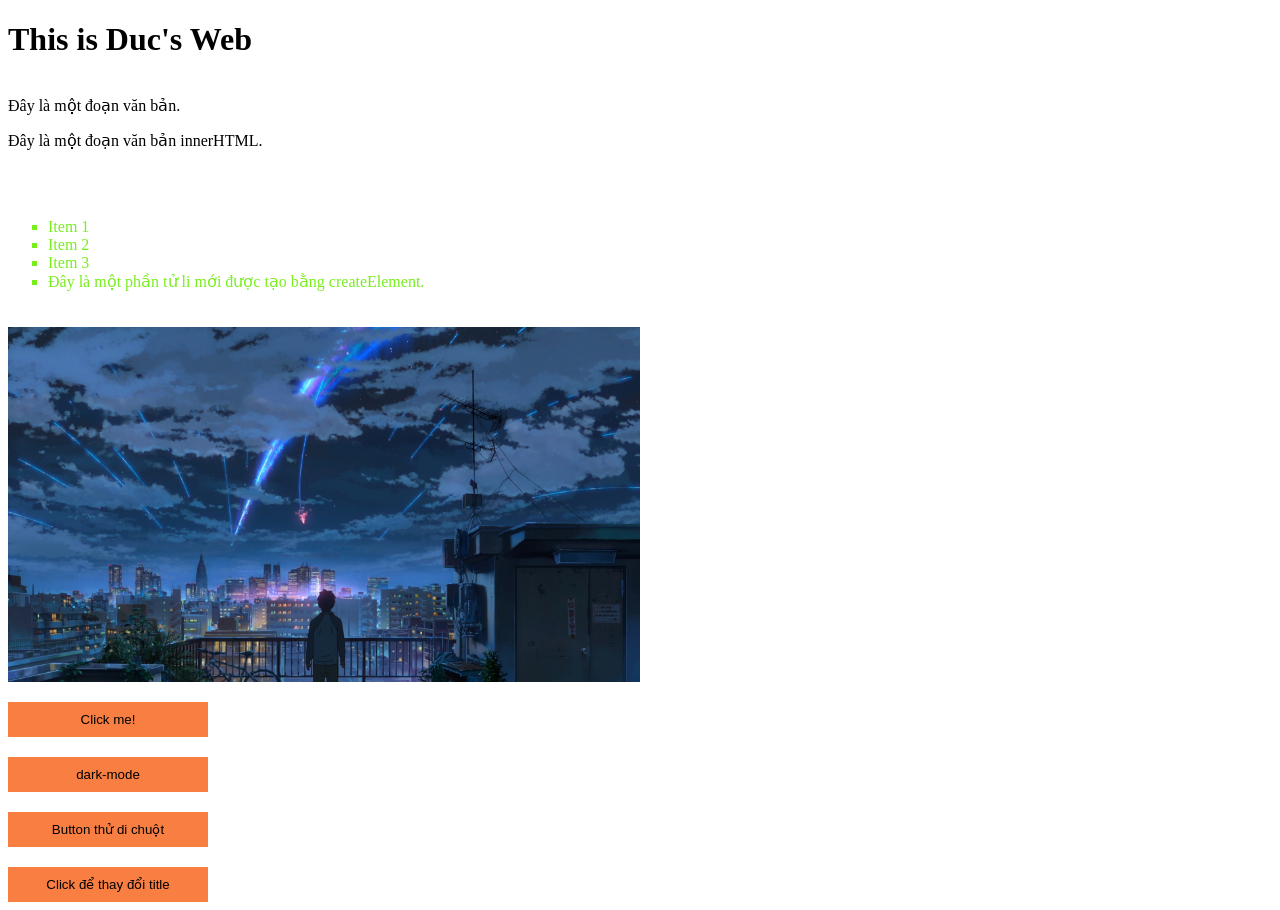
<file: BTapTrongSlide/index.html>
<!DOCTYPE html>
<html lang="en">
<head>
    <meta charset="UTF-8">
    <meta name="viewport" content="width=device-width, initial-scale=1.0">
    <title>Document</title>
    <link rel="stylesheet" href="style.css">
</head>
<body>
    <h1 class="title">Đây là web của Đức</h1>
    <div class="container">
        <p class="textp1">Đây là một đoạn văn bản.</p>
        <ul class="ul">
            <li>Item 1</li>
            <li>Item 2</li>
            <li>Item 3</li>
        </ul>
        <img src="img/nro.jpg"class="image">
        <button class="btn" id="click">Click me!</button>
        <button class="btn" id="click3"></button>
    </div>
    <script src="main.js"></script>
</body>
</html>
</file>
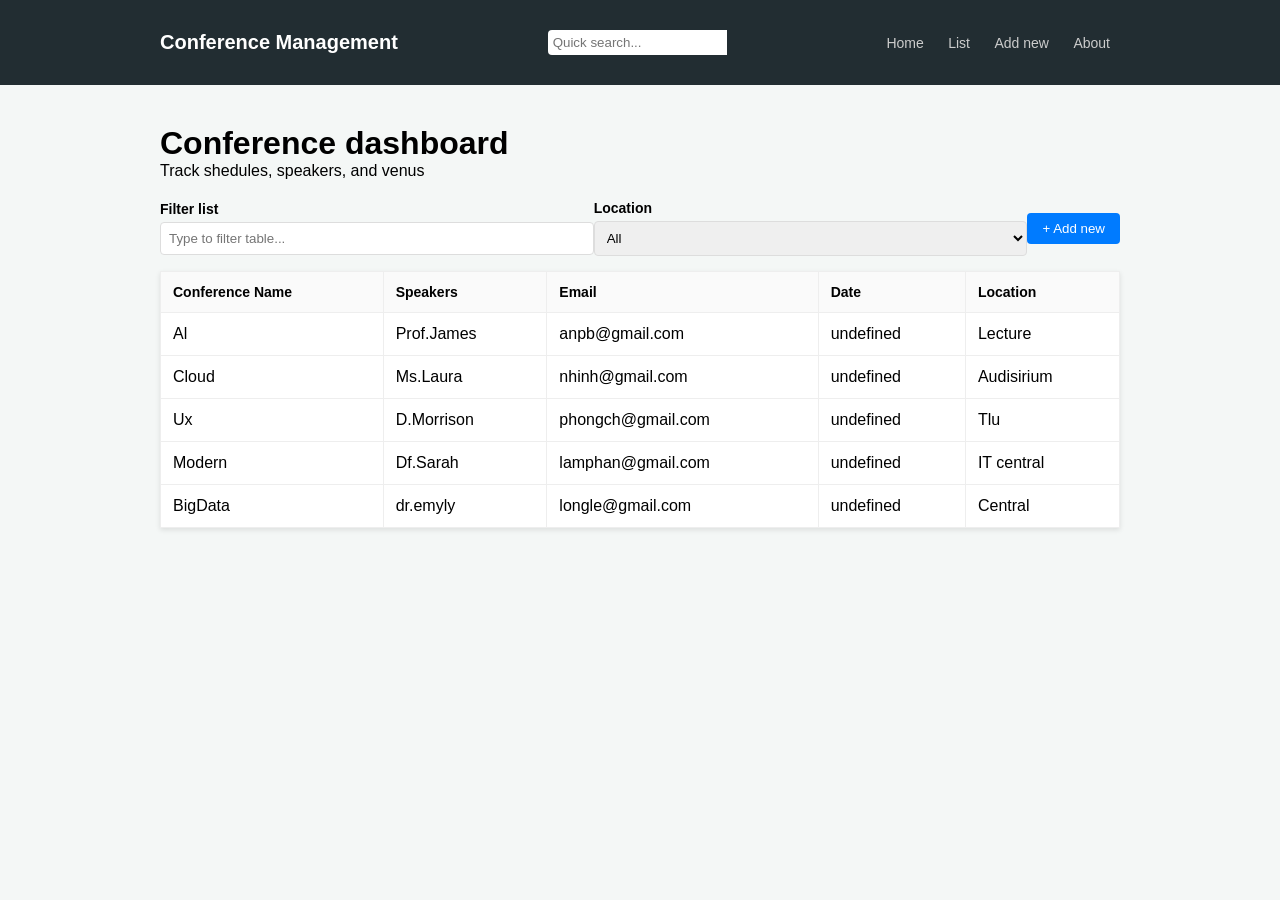
<file: EXAM2026.01A/index.html>
<!DOCTYPE html>
<html lang="vi">
<head>
    <meta charset="UTF-8">
    <meta name="viewport" content="width=device-width, initial-scale=1.0">
    <title>Conference Management</title>
    <link rel="stylesheet" href="style.css">
</head>
<body>
    <header>
        <div class="container header-content">
            <div class="logo">Conference Management</div>
           
            <div class="search-box">
                <input type="text" placeholder="Quick search...">
            </div>

             <nav>
                <a href="#">Home</a>
                <a href="#">List</a>
                <a href="#">Add new</a>
                <a href="#">About</a>
            </nav>
        </div>
    </header>

    <main class="container">
        <div class="table-header">
            <div>
                <h1>Conference dashboard</h1>
                <p>Track shedules, speakers, and venus</p>
            </div>
            <div class="n2">
                <div class="form-group">
                    <label class="n3">Filter list</label>
                    <input type="text" placeholder="Type to filter table...">
                </div>
                <div class="form-group">
                    <label>Location</label>
                    <select>
                        <option value="2">All</option>
                        <option value="1">no all</option>
                    </select>
                </div>

                <button id="btnOpenModal" class="btn-add">+ Add new</button>
            </div>
        </div>

        <table id="employeeTable">
            <thead>
                <tr>
                    <th>Conference Name</th>
                    <th>Speakers</th>
                    <th>Email</th>
                    <th>Date</th>
                    <th>Location</th>
                </tr>
            </thead>
            <tbody id="tableBody">
                </tbody>
        </table>
    </main>

    <div id="employeeModal" class="modal">
        <div class="modal-content">
            <div class="modal-header">
                <h3>Add new Conference</h3>
                <span class="close-btn">x</span>
            </div>
            <form id="employeeForm">
                <div class="form-row">
                    <div class="form-group">
                        <label>Conference name</label>
                        <input type="text" id="conName" placeholder="Event title">
                        <span class="error" id="errConName"></span>
                    </div>
                    <div class="form-group">
                        <label>Speakers</label>
                        <input type="text" id="speakers" placeholder="Speakers name">
                        <span class="error" id="errSpeakers"></span>
                    </div>
                </div>
                <div class="form-row">
                    <div class="form-group">
                        <label>Email</label>
                        <input type="text" id="email" placeholder="Nhập số điện thoại">
                        <span class="error" id="errEmail"></span>
                    </div>
                    <div class="form-group">
                        <label>Date</label>
                        <input type="date" id="date">
                        <span class="error" id="errDate"></span>
                    </div>
                </div>
                <div class="form-group">
                        <label>Location</label>
                        <input type="text" id="location">
                        <span class="error" id="errLocation"></span>
                </div>
                <div class="modal-footer">
                    <button type="submit" class="btn-save">Save</button>
                    <button type="button" class="btn-cancel" id="btnCancel">Cancel</button>
                </div>
            </form>
        </div>
    </div>

    <script src="data.js"></script>
</body>
</html>
</file>
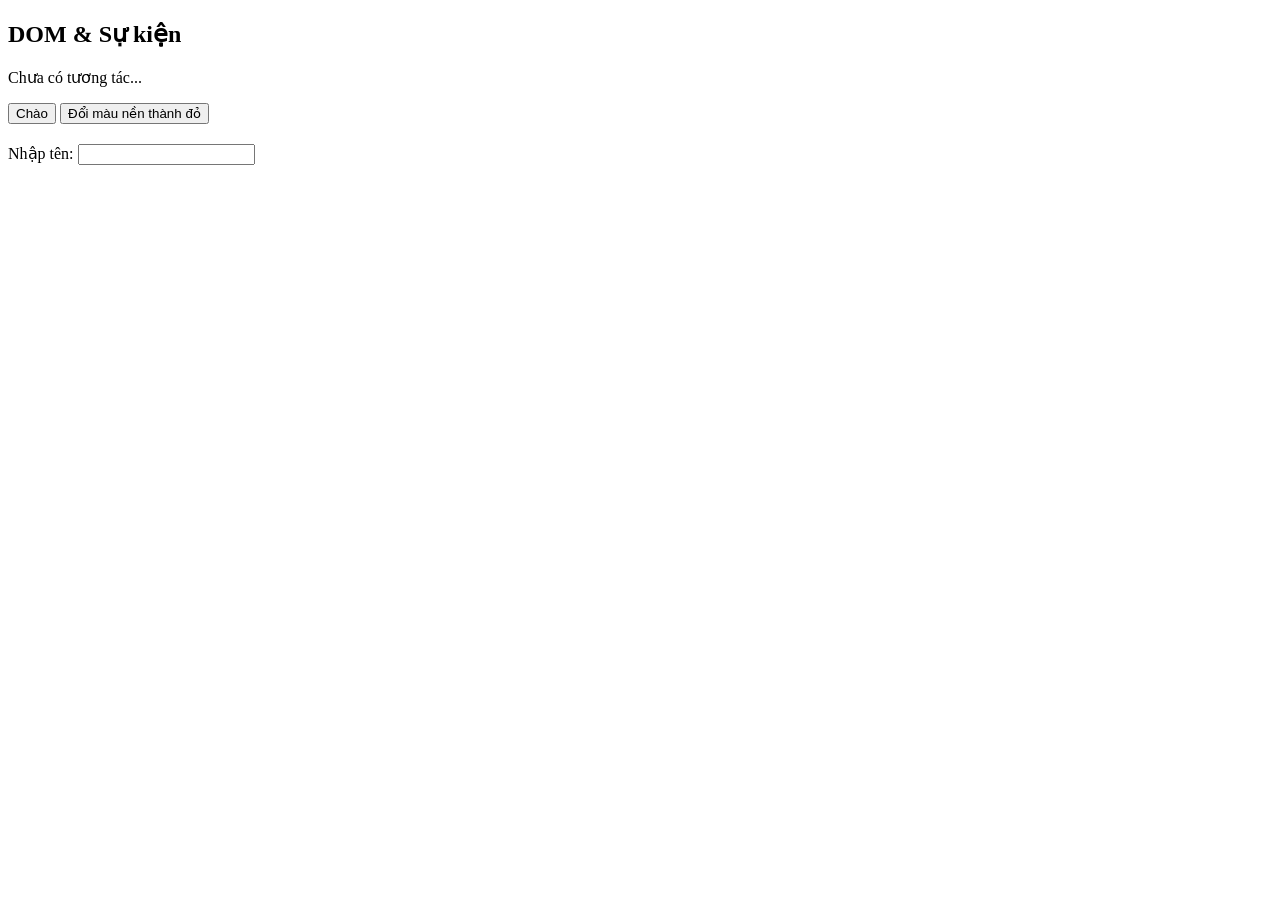
<file: TH3/index.html>
<!DOCTYPE html>
<html lang="en">
<head>
    <meta charset="UTF-8">
    <meta name="viewport" content="width=device-width, initial-scale=1.0">
    <title>Document</title>
</head>
<body>
    <section>
  <h2>DOM & Sự kiện</h2>
  <p id="status">Chưa có tương tác...</p>

  <button id="btnHello">Chào</button>
  <button id="btnRed">Đổi màu nền thành đỏ</button>

  <div style="margin-top: 20px;">
    <label>Nhập tên: </label>
    <input id="nameInput" type="text" />
    <p id="greeting"></p>
  </div>
</section>

<script src="dom.js"></script>
</body>
</html>
</file>
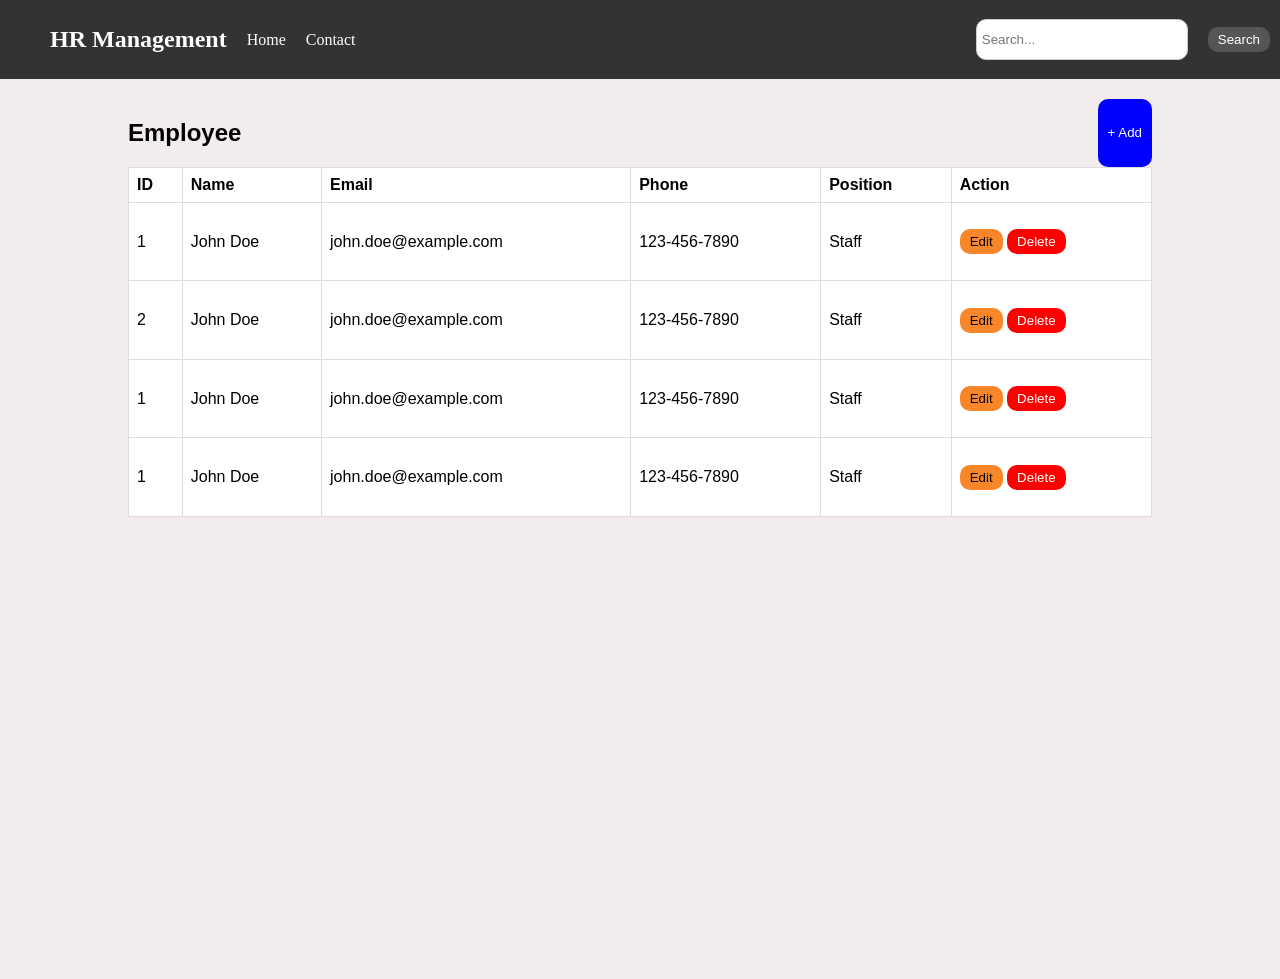
<file: TH1/bt5_th1/index.html>
<!DOCTYPE html>
<html lang="en">
<head>
    <meta charset="UTF-8">
    <meta name="viewport" content="width=device-width, initial-scale=1.0">
    <title>Document</title>
    <link rel="stylesheet" href="style.css">
</head>
<body>
    <header>
        <div class="header-left">
        <nav>
            <ul>
                 <span class="logo">HR Management</span>
                <li><a href="#">Home</a></li>
                <li><a href="#">Contact</a></li>
            </ul>
        </nav>
        </div>
        <div class="header-right">
            <input type="text" placeholder="Search..." >
            <button class="search-btn">Search</button>
        </div>
    </header>
    <main>
    <div class="container">
        <div class="n1">
        <h2>Employee</h2>
        <button class="add-btn" src="index1.html">+ Add</button>
        </div>
        <div class="n2">
        <table>
            <thead>
                <tr>
                    <th>ID</th>
                    <th>Name</th>
                    <th>Email</th>
                    <th>Phone</th>
                    <th>Position</th>
                    <th>Action</th>
                </tr>
            </thead>
            <tbody>
                <tr>
                    <td>1</td>
                    <td>John Doe</td>
                    <td>john.doe@example.com</td>
                    <td>123-456-7890</td>
                    <td>Staff</td>
                    <td>
                        <button class="edit-btn">Edit</button>
                        <button class="delete-btn">Delete</button>
                    </td>
                </tr>
                 <tr>
                    <td>2</td>
                    <td>John Doe</td>
                    <td>john.doe@example.com</td>
                    <td>123-456-7890</td>
                    <td>Staff</td>
                    <td>
                        <button class="edit-btn">Edit</button>
                        <button class="delete-btn">Delete</button>
                    </td>
                </tr>
                 <tr>
                    <td>1</td>
                    <td>John Doe</td>
                    <td>john.doe@example.com</td>
                    <td>123-456-7890</td>
                    <td>Staff</td>
                    <td>
                        <button class="edit-btn">Edit</button>
                        <button class="delete-btn">Delete</button>
                    </td>
                </tr>
                 <tr>
                    <td>1</td>
                    <td>John Doe</td>
                    <td>john.doe@example.com</td>
                    <td>123-456-7890</td>
                    <td>Staff</td>
                    <td>
                        <button class="edit-btn">Edit</button>
                        <button class="delete-btn">Delete</button>
                    </td>
                </tr>
            </tbody>
        </table>
        </div>
    </div>
    </main>
</body>
</html>
</file>
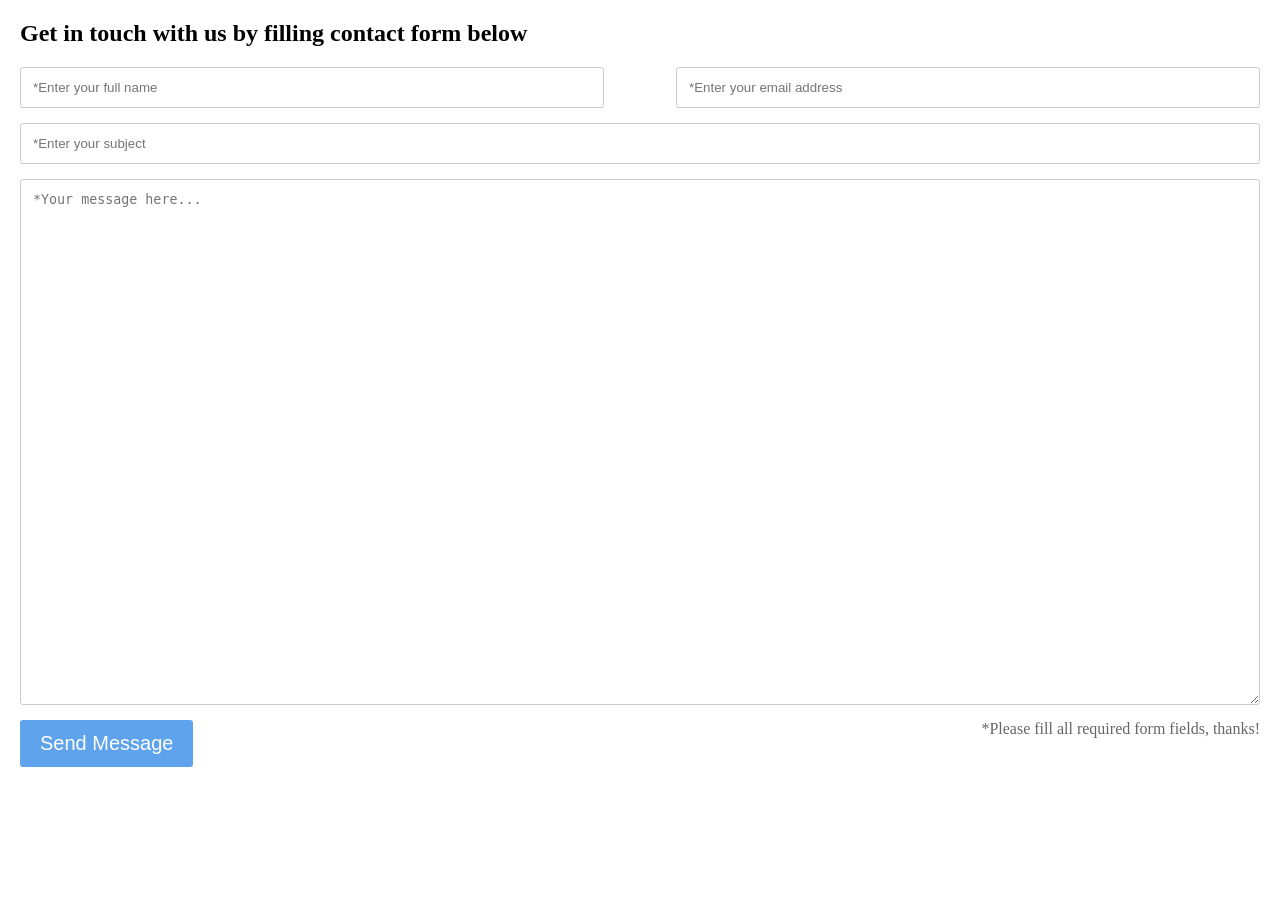
<file: TH2/BT1/index.html>
<!DOCTYPE html>
<html lang="en">
<head>
    <meta charset="UTF-8">
    <meta name="viewport" content="width=device-width, initial-scale=1.0">
    <title>Document</title>
    <link rel="stylesheet" href="style.css">
</head>
<body>
    <div class="container">
    <h2>Get in touch with us by filling contact form below</h2>
    <form>  
        <div class="one">
            <input type="text" placeholder="*Enter your full name">
            <input type="email" placeholder="*Enter your email address">
        </div>
        <div class="two">
            <input type="text" placeholder="*Enter your subject">
        </div>
        <div class="three">
            <textarea placeholder="*Your message here..."></textarea>
        </div>
        <div class="four">
            <button type="submit">Send Message</button>
            <span>*Please fill all required form fields, thanks!</span>
        </div>
    </form>
    </div>
</body>
</html>
</file>
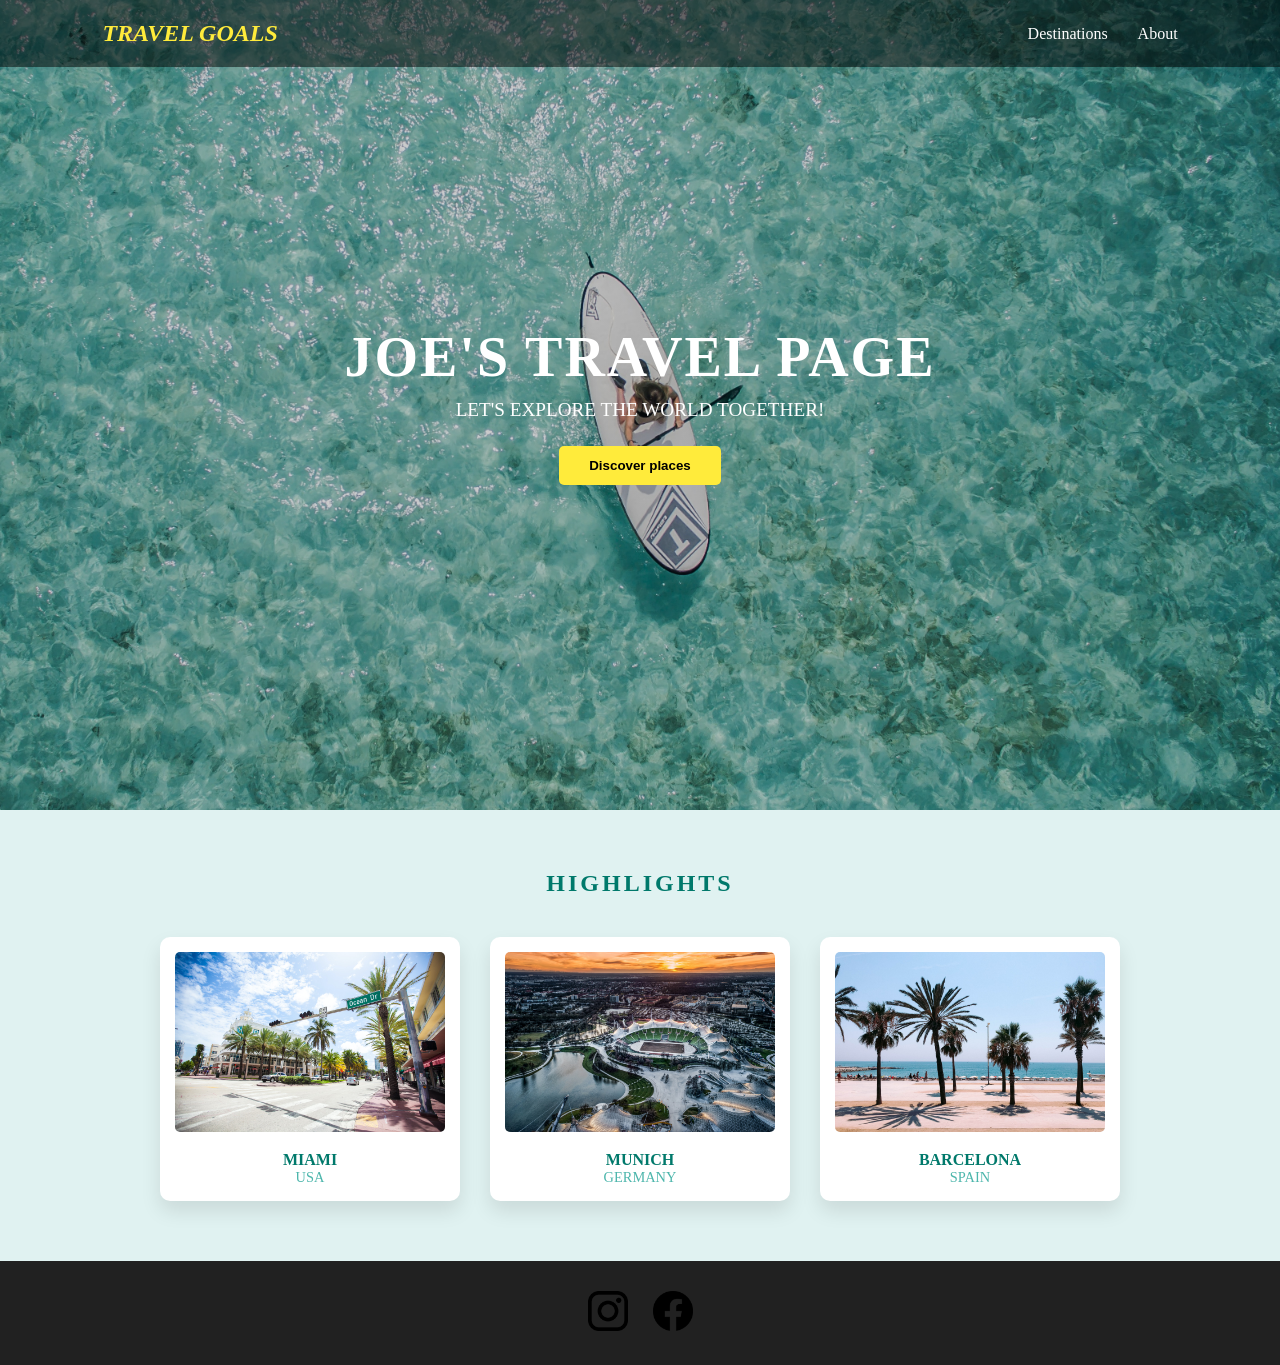
<file: TH2/BT2/index.html>
<!DOCTYPE html>
<html lang="en">
<head>
    <meta charset="UTF-8">
    <meta name="viewport" content="width=device-width, initial-scale=1.0">
    <title>Document</title>
    <link rel="stylesheet" href="style.css">
</head>
<body>
    <header>
        <div class="travel">TRAVEL GOALS</div>
        <nav>
            <ul>
                <li><a href="#">Destinations</a></li>
                <li><a href="#">About</a></li>
            </ul>
    </header>
    <main>
        <section class="hero">
            <div class="hero-content">
                <h1>JOE'S TRAVEL PAGE</h1>
                <p>LET'S EXPLORE THE WORLD TOGETHER!</p>
                <button class="btn">Discover places</button>
            </div>
        </section>
        <section class="highlights">
            <h2>HIGHLIGHTS</h2>
            <div class="card-container">
                <div class="card">
                    <img src="taiLieu/miami.jpg">
                    <p>MIAMI <span>USA</span></p>
                </div>
                <div class="card">
                    <img src="taiLieu/munich.jpg">
                    <p>MUNICH <span>GERMANY</span></p>
                </div>
                <div class="card">
                    <img src="taiLieu/barcelona.jpg">
                    <p>BARCELONA <span>SPAIN</span></p>
                </div>
            </div>
        </section>
    </main>

    <footer>
        <div class="social-icons">
            <a href="https://instagram.com">
            <img src="taiLieu/insta.png">
            </a>
        <a href="https://facebook.com">
            <img src="taiLieu/facebook.png">
        </a>
        </div>
    </footer>

    
</body>
</html>
</file>
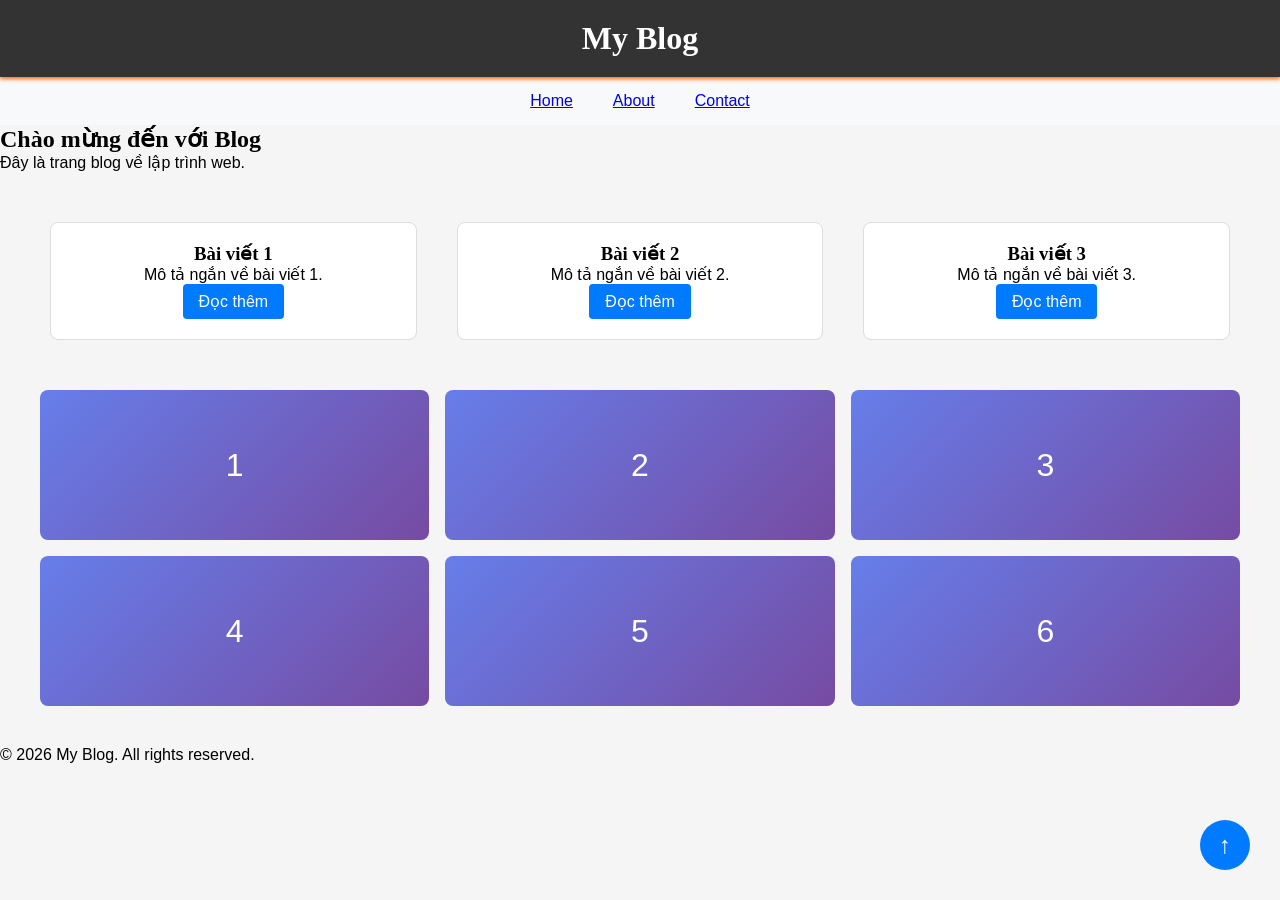
<file: TH2/codePhieuHocTap/index.html>
<!DOCTYPE html>
<html lang="vi">
<head>
    <meta charset="UTF-8">
    <meta name="viewport" content="width=device-width, initial-scale=1.0">
    <title>Lab CSS Cơ Bản</title>
    <!-- TODO: Liên kết file style.css vào đây -->
    <link rel="stylesheet" href="style.css">
</head>
<body>
    <header id="main-header" class="sticky-header">
    <h1>My Blog</h1>
</header>

<!-- Nút Scroll to Top -->
<a href="#" class="scroll-top">↑</a>
    
    <nav>
        <a href="#" class="nav-link">Home</a>
        <a href="#" class="nav-link">About</a>
        <a href="#" class="nav-link">Contact</a>
    </nav>
    
    <main>
        <section class="intro">
            <h2>Chào mừng đến với Blog</h2>
            <p>Đây là trang blog về lập trình web.</p>
        </section>

        <section class="posts">
            <article class="card">
                <h3>Bài viết 1</h3>
                <p>Mô tả ngắn về bài viết 1.</p>
                <a href="#" class="btn">Đọc thêm</a>
            </article>
    
            <article class="card">
                <h3>Bài viết 2</h3>
                <p>Mô tả ngắn về bài viết 2.</p>
                <a href="#" class="btn">Đọc thêm</a>
            </article>
    
            <article class="card">
                <h3>Bài viết 3</h3>
                <p>Mô tả ngắn về bài viết 3.</p>
                <a href="#" class="btn">Đọc thêm</a>
            </article>
        </section>
        <section class="gallery">
            <div class="item">1</div>
            <div class="item">2</div>
            <div class="item">3</div>
            <div class="item">4</div>
            <div class="item">5</div>
            <div class="item">6</div>
        </section>


    </main>
    
    <footer>
        <p>&copy; 2026 My Blog. All rights reserved.</p>
    </footer>
</body>
</html>
</file>
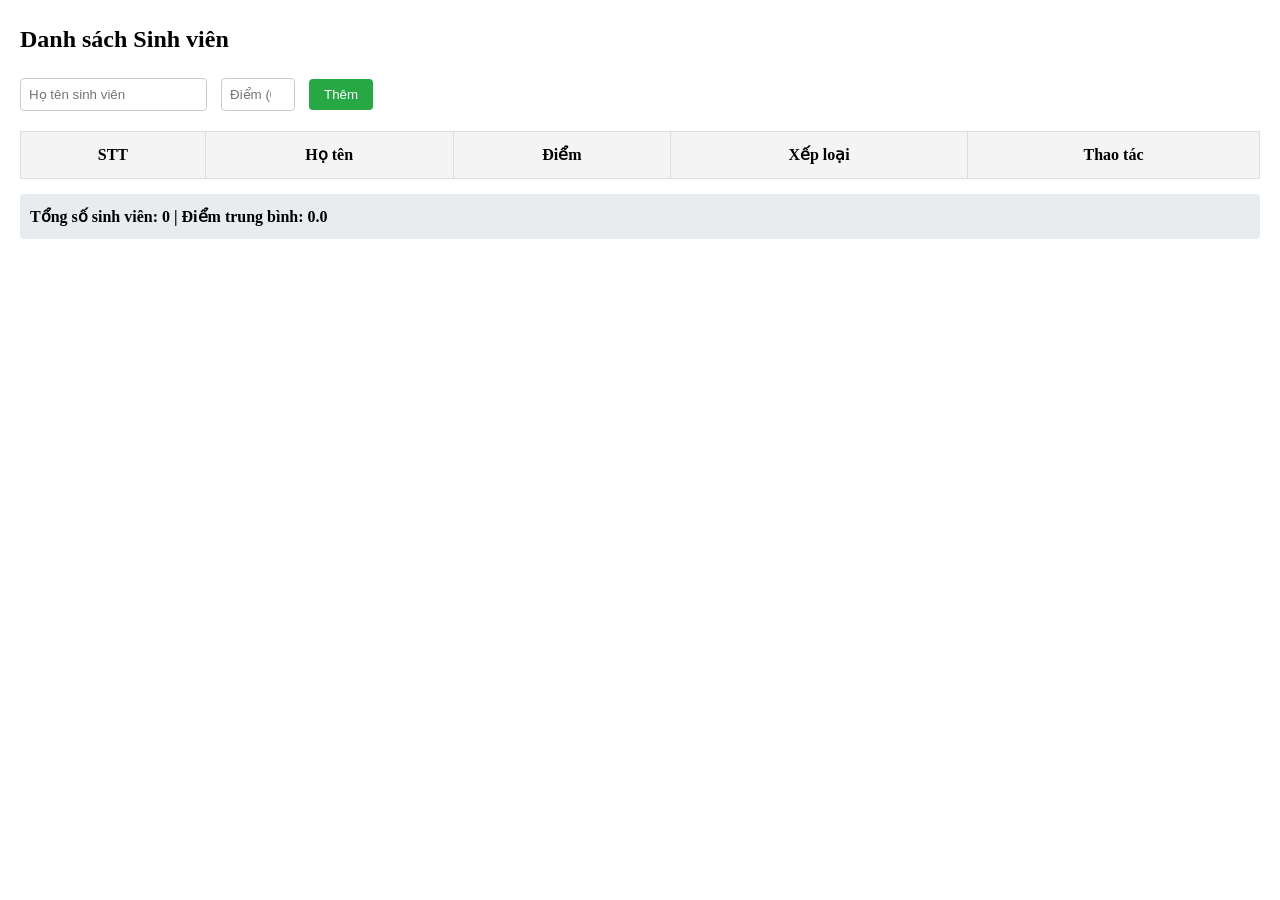
<file: TH4/BT1.1/index.html>
<!DOCTYPE html>
<html lang="en">
<head>
    <meta charset="UTF-8">
    <meta name="viewport" content="width=device-width, initial-scale=1.0">
    <title>Document</title>
    <link rel="stylesheet" href="style.css">
</head>
<body>
    <h2>Danh sách Sinh viên</h2>

    <div class="input-group">
        <input type="text" id="txtName" placeholder="Họ tên sinh viên">
        <input type="number" id="txtScore" placeholder="Điểm (0-10)" step="0.1" min="0" max="10">
        <button id="btnAdd">Thêm</button>
    </div>

    <table>
        <thead>
            <tr>
                <th>STT</th>
                <th>Họ tên</th>
                <th>Điểm</th>
                <th>Xếp loại</th>
                <th>Thao tác</th>
            </tr>
        </thead>
        <tbody id="studentTableBody">
            </tbody>
    </table>

    <div class="statistics" id="statsBoard">
        Tổng số sinh viên: 0 | Điểm trung bình: 0.0
    </div>

    <script src="script.js"></script>
</body>
</body>
</html>
</file>
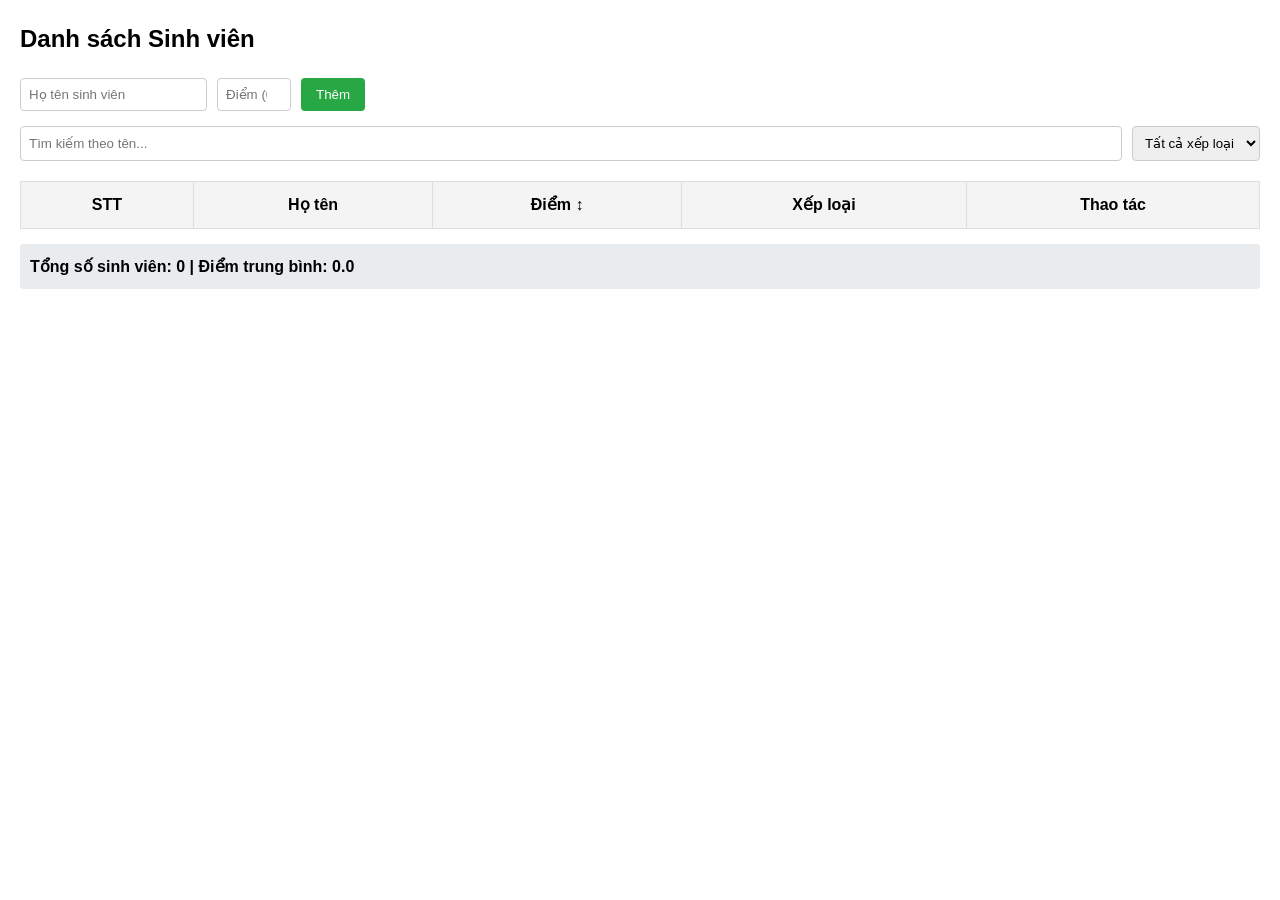
<file: TH4/Bt1.2/index.html>
<!DOCTYPE html>
<html lang="en">
<head>
    <meta charset="UTF-8">
    <meta name="viewport" content="width=device-width, initial-scale=1.0">
    <title>Document</title>
    <link rel="stylesheet" href="style.css">
</head>
<body>
    <h2>Danh sách Sinh viên</h2>

    <div class="input-group">
        <input type="text" id="txtName" placeholder="Họ tên sinh viên">
        <input type="number" id="txtScore" placeholder="Điểm (0-10)" step="0.1" min="0" max="10">
        <button id="btnAdd">Thêm</button>
    </div>

    <div class="filter-group">
        <input type="text" id="txtSearch" placeholder="Tìm kiếm theo tên...">
        <select id="selRank">
            <option value="all">Tất cả xếp loại</option>
            <option value="Giỏi">Giỏi</option>
            <option value="Khá">Khá</option>
            <option value="Trung bình">Trung bình</option>
            <option value="Yếu">Yếu</option>
        </select>
    </div>

    <table>
        <thead>
            <tr>
                <th>STT</th>
                <th>Họ tên</th>
                <th id="colScore" style="cursor: pointer;">Điểm <span id="sortIcon">↕</span></th>
                <th>Xếp loại</th>
                <th>Thao tác</th>
            </tr>
        </thead>
        <tbody id="studentTableBody"></tbody>
    </table>

    <div class="statistics" id="statsBoard">
        Tổng số sinh viên: 0 | Điểm trung bình: 0.0
    </div>
    
    <script src="script.js"></script>
</body>
</html>
</file>
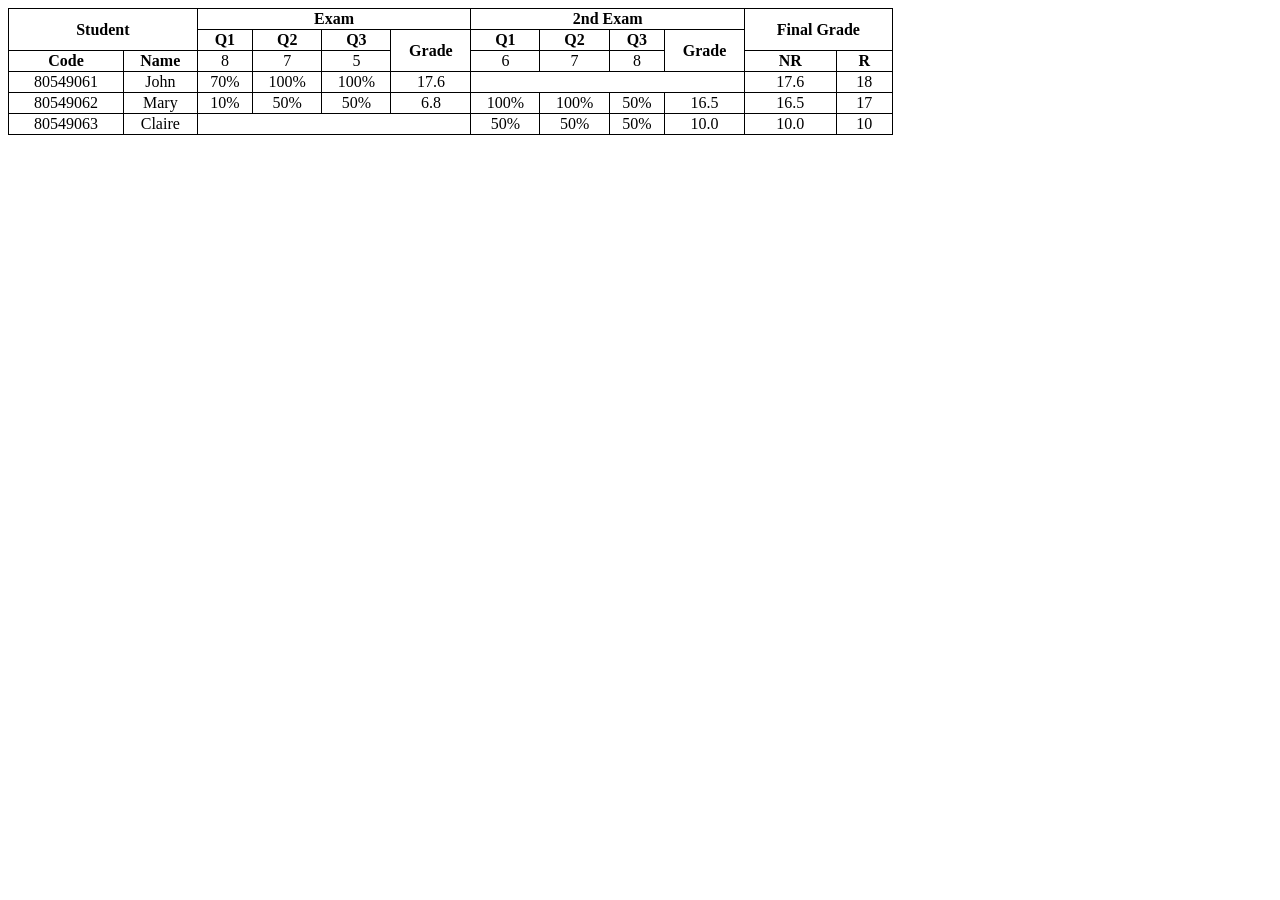
<file: TH1/bt3_th1.html>
<!DOCTYPE html>
<html lang="en">
<head>
    <meta charset="UTF-8">
    <meta name="viewport" content="width=device-width, initial-scale=1.0">
    <title>Document</title>
    <style>
        table {
            border-collapse: collapse;
            width: 70%;
        }
        th, td {
            border: 1px solid black;
            text-align: center;
        }
    </style>
</head>
<body>
    <table>
        <tr>
            <th rowspan="2" colspan="2">Student</th>
            <th colspan="4">Exam</th>
            <th colspan="4">2nd Exam</th>
            <th colspan="2" rowspan="2">Final Grade</th>
        </tr>
        <tr>
            <th>Q1</th>
            <th>Q2</th>
            <th>Q3</th>
            <th rowspan="2">Grade</th>
            <th>Q1</th>
            <th>Q2</th>
            <th>Q3</th>
            <th rowspan="2">Grade</th>
        </tr>
        <tr>
            <th>Code</th>
            <th>Name</th>
            <td>8</td>
            <td>7</td>
            <td>5</td>
            <td>6</td>
            <td>7</td>
            <td>8</td>
            <th>NR</th>
            <th>R</th>
        </tr>
        <tr>
            <td>80549061</td>
            <td>John</td>
            <td>70%</td>
            <td>100%</td>
            <td>100%</td>
            <td>17.6</td>
            <td colspan="4"></td>
            <td>17.6</td>
            <td>18</td>
        </tr>
        <tr>
            <td>80549062</td>
            <td>Mary</td>
            <td>10%</td>
            <td>50%</td>
            <td>50%</td>
            <td>6.8</td>
            <td>100%</td>
            <td>100%</td>
            <td>50%</td>
            <td>16.5</td>
            <td>16.5</td>
            <td>17</td>
        </tr>  
        <tr>
            <td>80549063</td>
            <td>Claire</td>
            <td colspan="4"></td>
            <td>50%</td>
            <td>50%</td>
            <td>50%</td>
            <td>10.0</td>
            <td>10.0</td>
            <td>10</td>
        </tr>
    </table>
    
</body>
</html>
</file>
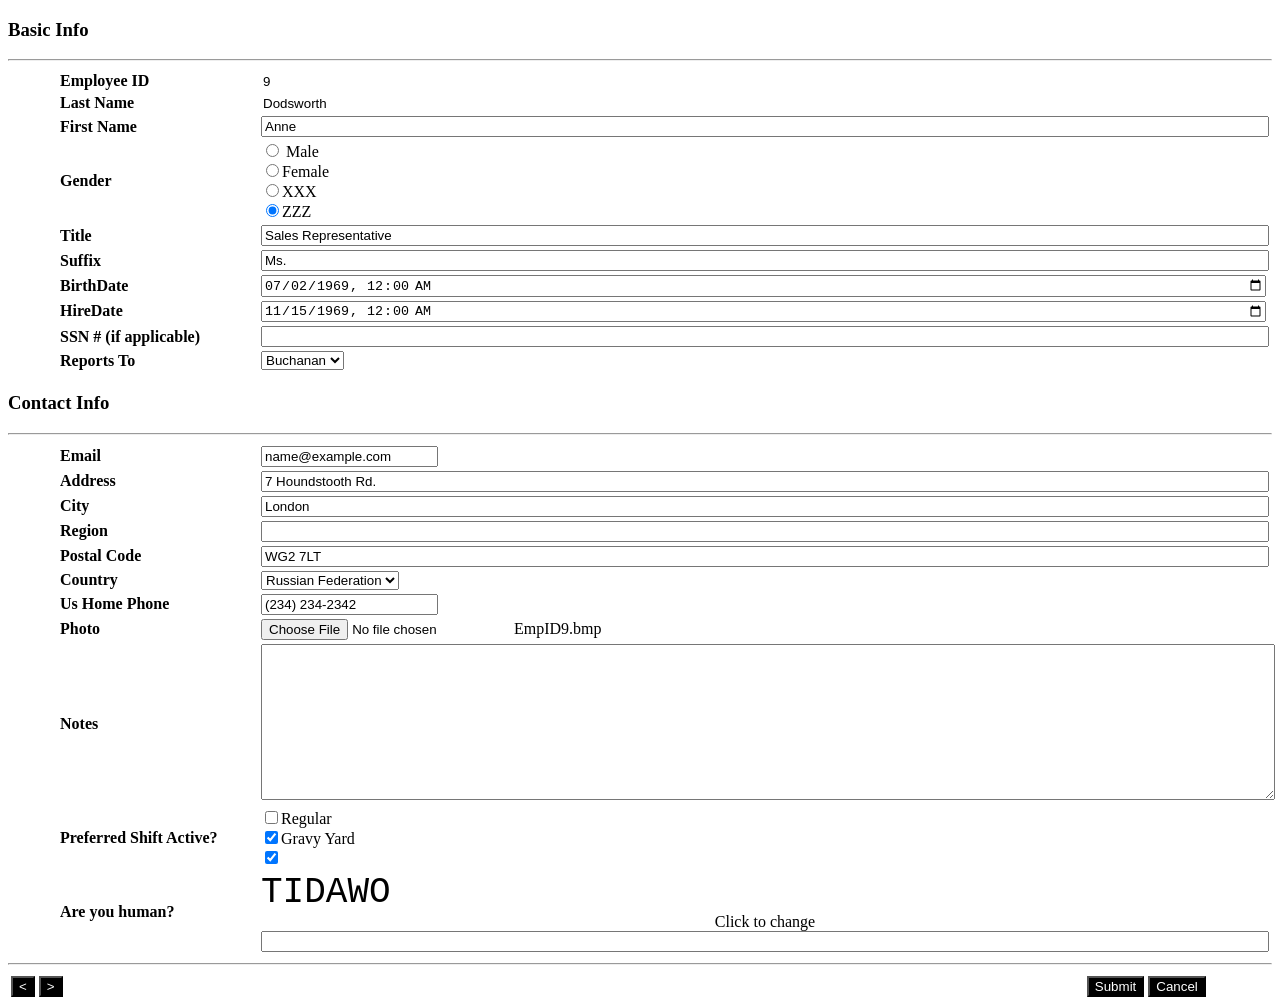
<file: TH1/bt4_th1.html>
<!DOCTYPE html>
<html lang="en">
<head>
    <meta charset="UTF-8">
    <meta name="viewport" content="width=device-width, initial-scale=1.0">
    <title>Document</title>
    <style>
        th{
            text-align: left;
            padding-left: 50px;
        }
        input[type="text"], input[type="datetime-local"]{
            width: 1000px;
        }

    </style>
</head>
<body>
    <h3>Basic Info</h3>
    <hr>
    <table>
        <tr>
            <th width="200">Employee ID</th>
            <td><input type="text" value="9" style="border: none;"></td>
        </tr>
        <tr>
            <th >Last Name</th>
            <td><input type="text" value="Dodsworth" style="border: none;"></td>
        </tr>
        <tr>
            <th >First Name</th>
            <td><input type="text" value="Anne"></td>
        </tr>
        <tr>
            <th >Gender</th>
            <td>
                <input type="radio" name="Gender"> Male<br>
                <input type="radio" name="Gender">Female<br>
                <input type="radio" name="Gender">XXX<br>
                <input type="radio" name="Gender" checked>ZZZ<br>
            </td>
        </tr>
        <tr>
            <th >Title</th>
            <td><input type="text" value="Sales Representative"></td>
        </tr>
        <tr>
            <th >Suffix</th>
            <td><input type="text" value="Ms."></td>
        </tr>
        <tr>
            <th>BirthDate</th>
            <td><input type="datetime-local" value="1969-07-02 00:00:00"></td>
        </tr>
        <tr>
            <th>HireDate</th>
            <td><input type="datetime-local" value="1969-11-15 00:00:00"></td>
        </tr>
        <tr>
            <th >SSN # (if applicable)</th>
            <td><input type="text" ></td>
        </tr>
        <tr>
            <th>Reports To</th>
            <td>
                <select >
                <option value="buchanan">Buchanan</option>
                </select>
            </td>
        </tr>
    </table>

     <h3>Contact Info</h3>
    <hr>
    <table>
        <tr>
            <th width="200">Email</th>
            <td><input type="email" value="name@example.com" ></td>
        </tr>
        <tr>
            <th >Address</th>
            <td><input type="text" value="7 Houndstooth Rd."></td>
        </tr>
        <tr>
            <th >City</th>
            <td><input type="text" value="London"></td>
        </tr>
        <tr>
            <th >Region</th>
            <td><input type="text"></td>
        </tr>
        <tr>
            <th >Postal Code</th>
            <td><input type="text" value="WG2 7LT"></td>
        </tr>
         <tr>
            <th>Country</th>
            <td>
                <select >
                <option>Russian Federation</option>
                </select>
            </td>
        </tr>
        <tr>
            <th >Us Home Phone</th>
            <td><input type="tel" value="(234) 234-2342"></td>
        </tr>
        <tr>
            <th>Photo</th>
            <td><input type="file" >EmpID9.bmp</td>
        </tr>
        <tr>
            <th >Notes</th>
            <td><textarea rows="10" style="width: 100%;"></textarea></td>
        </tr>
        <tr>
            <th >Preferred Shift Active?</th>
            <td><input type="checkbox">Regular<br>
                <input type="checkbox" checked>Gravy Yard<br>
                <input type="checkbox" checked><br>
            </td>
        </tr>
        <tr>
            <th >Are you human?</th>
            <td><code style="font-size: 36px;">TIDAWO</code><br>
                <legend style="text-align: center;">Click to change</legend>
                <input type="text" >
            </td>
        </tr>
    </table>

    <hr>
    <table width="95%">
        <tr>
            <td>
                <button style="background-color: black; color: white;"><</button>
                <button style="background-color: black; color: white;">></button>
            </td>
            <td style="text-align: right;">
            <input type="submit" style="background-color: black; color: white;">
            <button style="background-color: black; color: white;">Cancel</button>
            </td>
        </tr>
    </table>
</body>
</html>
</file>
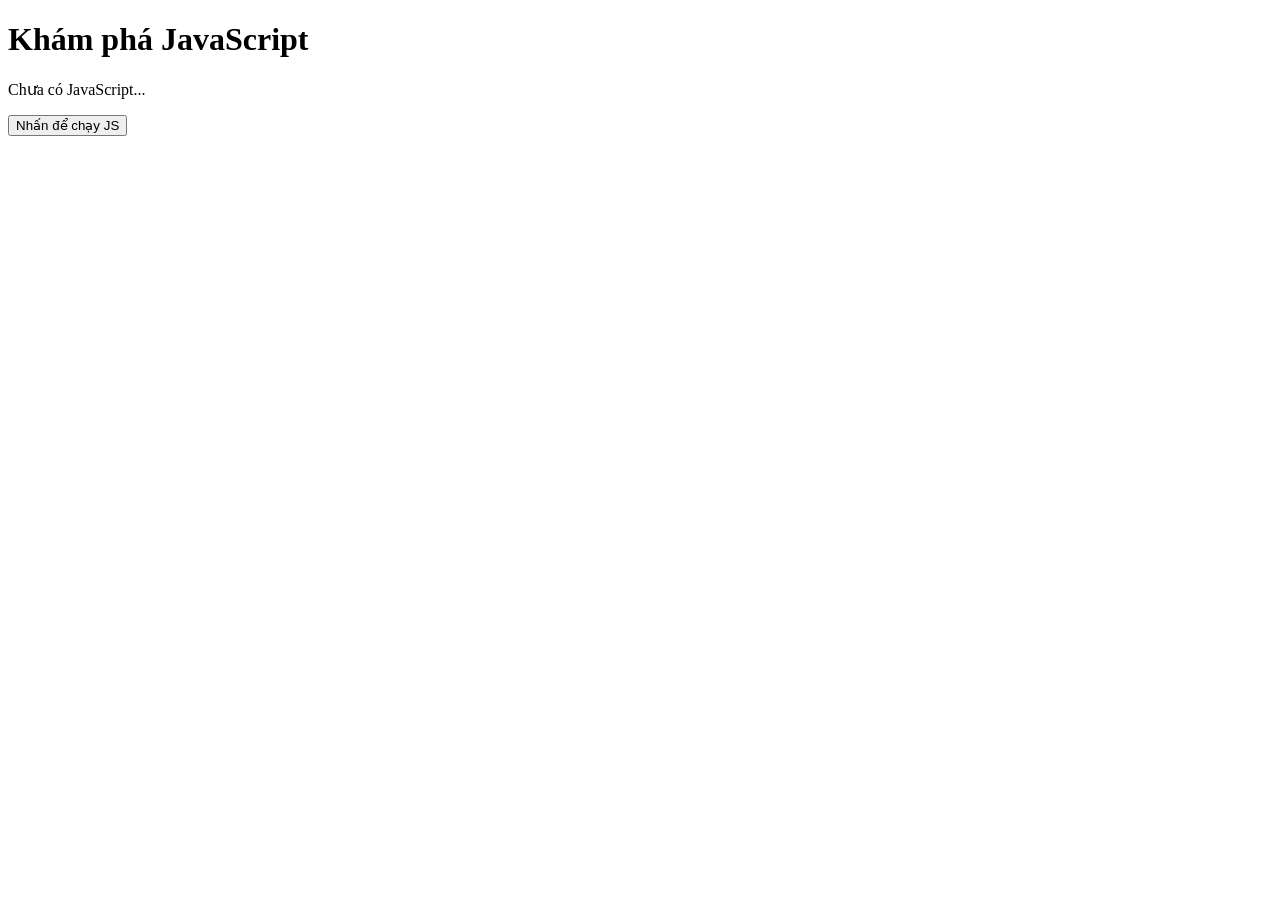
<file: TH3/lab-js-basic.html>
<!DOCTYPE html>
<html lang="vi">
<head>
  <meta charset="UTF-8">
  <title>Lab JS Cơ bản</title>
</head>
<body>
  <h1>Khám phá JavaScript</h1>
  <p id="welcome">Chưa có JavaScript...</p>
  <button id="runBtn">Nhấn để chạy JS</button>

  <script src="main.js"></script>
</body>
</html>
</file>
<file: BTapTrongSlide/style.css>
.active {
    list-style-type: square;
    color: rgb(121, 238, 31);
}
.hidden {
    display: none;
}
.btn{
    background-color: rgb(248, 126, 65) ;
    padding: 10px 20px;
    border: none;
    cursor: pointer;
    width: 200px;
}
.container {
    display: flex;
    flex-direction: column;
    gap: 20px;
}

.dark-mode {
    background-color: black;
    color: white;
}
</file>
<file: EXAM2026.01A/style.css>
* {
    box-sizing: border-box;
    font-family: Arial, sans-serif;
    margin: 0;
    padding: 0;
}

body { background-color: #f4f7f6; }
.container { max-width: 1000px; margin: auto; padding: 20px; }

/* Header */
header { background: #222d32; color: white; padding: 10px 0; }
.header-content { display: flex; justify-content: space-between; align-items: center; }
.logo { font-weight: bold; font-size: 20px; }
nav a { color: #ccc; text-decoration: none; margin: 0 10px; font-size: 14px; }
.search-box input { padding: 5px; border-radius: 4px 0 0 4px; border: none; }
.search-box button { padding: 5px 15px; background: #333; color: white; border: none; cursor: pointer; }

/* Table */
.table-header {  margin-top: 20px; }
.n2{ display: flex; justify-content: space-between; align-items: center; margin-top: 20px;}

.btn-add { background: #007bff; color: white; border: none; padding: 8px 15px; border-radius: 4px; cursor: pointer; }

table { width: 100%; border-collapse: collapse; background: white; margin-top: 15px; box-shadow: 0 2px 5px rgba(0,0,0,0.1); }
th, td { border: 1px solid #eee; padding: 12px; text-align: left; }
th { background: #fafafa; font-size: 14px; }

.btn-edit { background: #ffc107; border: none; padding: 5px 10px; border-radius: 3px; cursor: pointer; margin-right: 5px; }
.btn-delete { background: #dc3545; color: white; border: none; padding: 5px 10px; border-radius: 3px; cursor: pointer; }

/* Modal */
.modal { display: none; position: fixed; top: 0; left: 0; width: 100%; height: 100%; background: rgba(0,0,0,0.5); z-index: 100; }
.modal-content { background: white; width: 600px; margin: 100px auto; border-radius: 4px; overflow: hidden; }
.modal-header { background: #007bff; color: white; padding: 15px; display: flex; justify-content: space-between; }
.close-btn { cursor: pointer; font-size: 20px; }

#employeeForm { padding: 20px; }
.form-row { display: flex; gap: 20px; margin-bottom: 15px; }
.form-group { flex: 1; display: flex; flex-direction: column; }
.form-group label { margin-bottom: 5px; font-weight: bold; font-size: 14px; }
.form-group input, .form-group select { padding: 8px; border: 1px solid #ddd; border-radius: 4px; }

.error { color: red; font-size: 12px; margin-top: 4px; height: 14px; }
.modal-footer { display: flex; justify-content: flex-end; gap: 10px; padding-top: 15px; }
.btn-save { background: #28a745; color: white; border: none; padding: 8px 20px; border-radius: 4px; cursor: pointer; }
.btn-cancel { background: #6c757d; color: white; border: none; padding: 8px 20px; border-radius: 4px; cursor: pointer; }
</file>
<file: TH1/bt5_th1/style.css>
body {
    margin: 0;
    padding: 0;
}
header{
    background-color: #333;
    color: white;
    padding: 10px;
    text-align: center;
    display: flex;
    justify-content: space-between;
  
}

ul{
    list-style-type: none;
    display: flex;
    flex-direction: row;
    gap: 20px;
    align-items: center;
}
a{
    color: white;
    text-decoration: none;
}
.logo{
    font-size: 24px;
    font-weight: bold;
}

.header-right{
    display: flex;
    align-items: center;
    gap: 20px;
}
.search-btn{
    background-color: #555;
    color: white;
    border: none;
    padding: 5px 10px;
    cursor: pointer;
    border-radius: 10px;
}
input[type="text"]{
    padding: 5px;
    border-radius: 10px;
    border: 1px solid #ccc;
    width: 200px;
    height: 50%;
}
main{
    font-family: Arial, sans-serif;
    display:flex;
    flex-direction: column;
    margin: 0px;
    background: #f2ecec;
    height: 100vh;
}
.container{
    width: 80%;
    margin: 20px auto;
   
}
.n1{
    display: flex;
    flex-direction: row;
    justify-content: space-between;

}

.n2{
    display: flex;
    flex-direction: column;
    background: white;
    height: 350px;
}
table{
    width: 100%;
    height: 100%;
    border-collapse: collapse;
}
td, th{
    border: 1px solid #ddd;
    padding: 8px;
    text-align: left;
}
.delete-btn{
    background-color: red;
    color: white;
    border: none;
    padding: 5px 10px;
    cursor: pointer;
    border-radius: 10px;
}
.edit-btn{
    background-color:rgb(249, 134, 40);
    color: black;
    border: none;
    padding: 5px 10px;
    cursor: pointer;
    border-radius: 10px;
}
.add-btn{
    background-color:blue;
    color: white;  
    border: none;
    padding: 5px 10px;
    cursor: pointer;
    border-radius: 10px;
}
</file>
<file: TH2/BT1/style.css>
body {
    margin: 20px;
    padding: 0;
    box-sizing: border-box;
}
form{
    display: flex;
    flex-direction: column;
    gap: 15px;
}
.one input[type="text"],input[type="email"]{
    width: 45%;
    padding: 12px;
    border: 1px solid #ccc;
    border-radius: 3px;
    outline: none;
    color: #666;
}
.one{
    display: flex;
    justify-content: space-between;
}
.two input[type="text"]{
    width: 100%;
    padding: 12px;
    border: 1px solid #ccc;
    border-radius: 3px;
    outline: none;
    color: #666;
}
textarea {
    width: 100%;
    padding: 12px;
    border: 1px solid #ccc;
    border-radius: 3px;
    outline: none;
    color: #666;
    height: 500px;
}
.two,.three{
    display: flex;
}
.four{
    display: flex;
    justify-content: space-between;
}
button{
    background-color: #5fa3ec;
    color: white;
    border: none;
    border-radius: 3px;
    cursor: pointer;
    font-size: 20px;
    padding: 12px 20px;
}
span{
    color: #666;
}
</file>
<file: TH2/BT2/style.css>
* {
    margin: 0;
    padding: 0;
    box-sizing: border-box;
  
}

body {
    background-color: #f4f4f4;
}

header {
    display: flex;
    justify-content: space-between; 
    align-items: center;
    padding: 20px 8%;
    background-color: rgba(0, 0, 0, 0.5); 
    position: absolute;
    width: 100%;
    z-index: 10;
    color: white;
}

.travel {
    font-weight: bold;
    font-size: 1.5rem;
    font-style: italic;
    color: #ffeb3b;
}

header nav ul {
    display: flex;
    list-style: none;
    gap: 30px;
}

header nav ul li a {
    text-decoration: none;
    color: white;
    font-weight: 500;
    transition: 0.3s;
}

header nav ul li a:hover {
    color: #ffeb3b;
}
.hero {
    height: 90vh;
    background: linear-gradient(rgba(0,0,0,0.2), rgba(0,0,0,0.2)), 
                url('taiLieu/ocean.jpg') no-repeat center center/cover;
    display: flex;
    justify-content: center;
    align-items: center;
    text-align: center;
    color: white;
}

.hero-content h1 {
    font-size: 3.5rem;
    letter-spacing: 2px;
    margin-bottom: 10px;
}

.hero-content p {
    font-size: 1.2rem;
    margin-bottom: 25px;
}

.btn {
    padding: 12px 30px;
    background-color: #ffeb3b;
    border: none;
    border-radius: 5px;
    font-weight: bold;
    cursor: pointer;
    transition: transform 0.2s;
}

.btn:hover {
    transform: scale(1.1);
    background-color: #fdd835;
}

.highlights {
    padding: 60px 8%;
    background-color: #e0f2f1;
    text-align: center;
}

.highlights h2 {
    margin-bottom: 40px;
    color: #00796b;
    letter-spacing: 3px;
}

.card-container {
    display: flex;
    justify-content: center;
    gap: 30px;
    flex-wrap: wrap;
}

.card {
    background: white;
    padding: 15px;
    border-radius: 10px;
    box-shadow: 0 10px 20px rgba(0,0,0,0.1);
    width: 300px;
    transition: 0.3s;
}

.card:hover {
    transform: translateY(-10px);
}

.card img {
    width: 100%;
    height: 180px;
    object-fit: cover;
    border-radius: 5px;
    margin-bottom: 15px;
}

.card p {
    font-weight: bold;
    color: #00796b;
}

.card p span {
    color: #4db6ac;
    font-weight: normal;
    display: block;
    font-size: 0.9rem;
}

footer {
    background-color: #212121;
    padding: 30px;
    text-align: center;
}

.social-icons {
    display: flex;
    justify-content: center;
    gap: 25px;
}

.social-icons img {
    width: 40px;
    filter: invert(1); 
    transition: 0.3s;
}

.social-icons img:hover {
    opacity: 0.7;
    transform: rotate(15deg);
}
</file>
<file: TH2/codePhieuHocTap/style.css>
*{
    box-sizing: border-box;
    margin: 0;
    padding: 0;
}

body {
     font-family: Arial; background-color: #f5f5f5
}
#main-header {
  background-color: #333;
  color: white;
  text-align: center;
  padding: 20px; 
}
.nav-links {
  color: #333; text-decoration: none; padding: 10px 15px;
}
h1,h2,h3{
     font-family: 'Georgia', serif; 
}
nav a{
    display: inline-block; margin: 0 10px; 
}
a:hover{
color: #ff6600; background-color: #eee; 
}

.posts {
  text-align: center;
  display: flex;
  flex-wrap: wrap;
  gap: 20px;
  justify-content: center; 
  max-width: 1200px;
  margin: 40px auto;
}

.card {
 
  width: 30%;
  display: inline-block;
  border: 1px solid #ddd;
  padding: 20px;
  margin: 10px;
  background: white;
   border-radius: 8px;
   flex: 1 1 300px;
}

.btn {
   
     display: inline-block;
     padding: 8px 16px;
     background: #007bff;
     color: white;
     text-decoration: none;
     border-radius: 4px;
}

.btn:hover {
    background: #0056b3;
}
nav {
      
  display: flex;
  justify-content: center;
  align-items: center;
  gap: 20px;
  background: #f8f9fa;
  padding: 15px;
}
.gallery {
  display: grid;
  grid-template-columns: repeat(3, 1fr);  
  gap: 16px;
  max-width: 1200px;
  margin: 40px auto;
    
}
.sticky-header {
  position: sticky;
  top: 0;
  z-index: 100;
  box-shadow: #ff6600 0px 2px 4px;
}

.scroll-top {
  position: fixed;
  bottom: 30px;
  right: 30px;
  width: 50px;
  height: 50px;
  background: #007bff;
  color: white;
  border-radius: 50%;
  display: flex;
  justify-content: center;
  align-items: center;
  text-decoration: none;
  font-size: 24px;

}

.scroll-top:hover {
  background: #0056b3;
  transform: scale(1.1);
}


.item {

  background: linear-gradient(135deg, #667eea 0%, #764ba2 100%);
  color: white;
  display: flex;
  justify-content: center;
  align-items: center;
  height: 150px;
  font-size: 2rem;
  border-radius: 8px;

}

@media (max-width: 768px) {
  .posts {
    flex-direction: column;
  }
    
  .card {
    flex: 1 1 100%;
  }
  .gallery {
    grid-template-columns: repeat(auto-fit, minmax(200px, 1fr));
  }
  nav {  
  flex-direction: column;
  }
    

}
</file>
<file: TH4/BT1.1/style.css>
body { margin: 20px; line-height: 1.6; }
.input-group { margin-bottom: 15px; }
input { padding: 8px; margin-right: 10px; border: 1px solid #ccc; border-radius: 4px; }
button { padding: 8px 15px; cursor: pointer; background-color: #28a745; color: white; border: none; border-radius: 4px; }
button:hover { background-color: #218838; }

table { width: 100%; border-collapse: collapse; margin-top: 20px; }
th, td { border: 1px solid #ddd; padding: 10px; text-align: center; }
th { background-color: #f4f4f4; }

.warning { background-color: #fff3cd !important; } 
.btn-delete { background-color: #dc3545; }
.statistics { margin-top: 15px; font-weight: bold; padding: 10px; background: #e9ecef; border-radius: 4px; }
</file>
<file: TH4/Bt1.2/style.css>
body { margin: 20px; line-height: 1.6; font-family: Arial, sans-serif; }
.input-group, .filter-group { margin-bottom: 15px; display: flex; gap: 10px; }
input, select { padding: 8px; border: 1px solid #ccc; border-radius: 4px; }
#txtSearch { flex-grow: 1; }

button { padding: 8px 15px; cursor: pointer; background-color: #28a745; color: white; border: none; border-radius: 4px; }
button:hover { background-color: #218838; }

table { width: 100%; border-collapse: collapse; margin-top: 20px; }
th, td { border: 1px solid #ddd; padding: 10px; text-align: center; }
th { background-color: #f4f4f4; }

.warning { background-color: #fff3cd !important; } 
.btn-delete { background-color: #dc3545; }
.statistics { margin-top: 15px; font-weight: bold; padding: 10px; background: #e9ecef; border-radius: 4px; }

.no-data { padding: 20px; color: #888; font-style: italic; }
</file>
